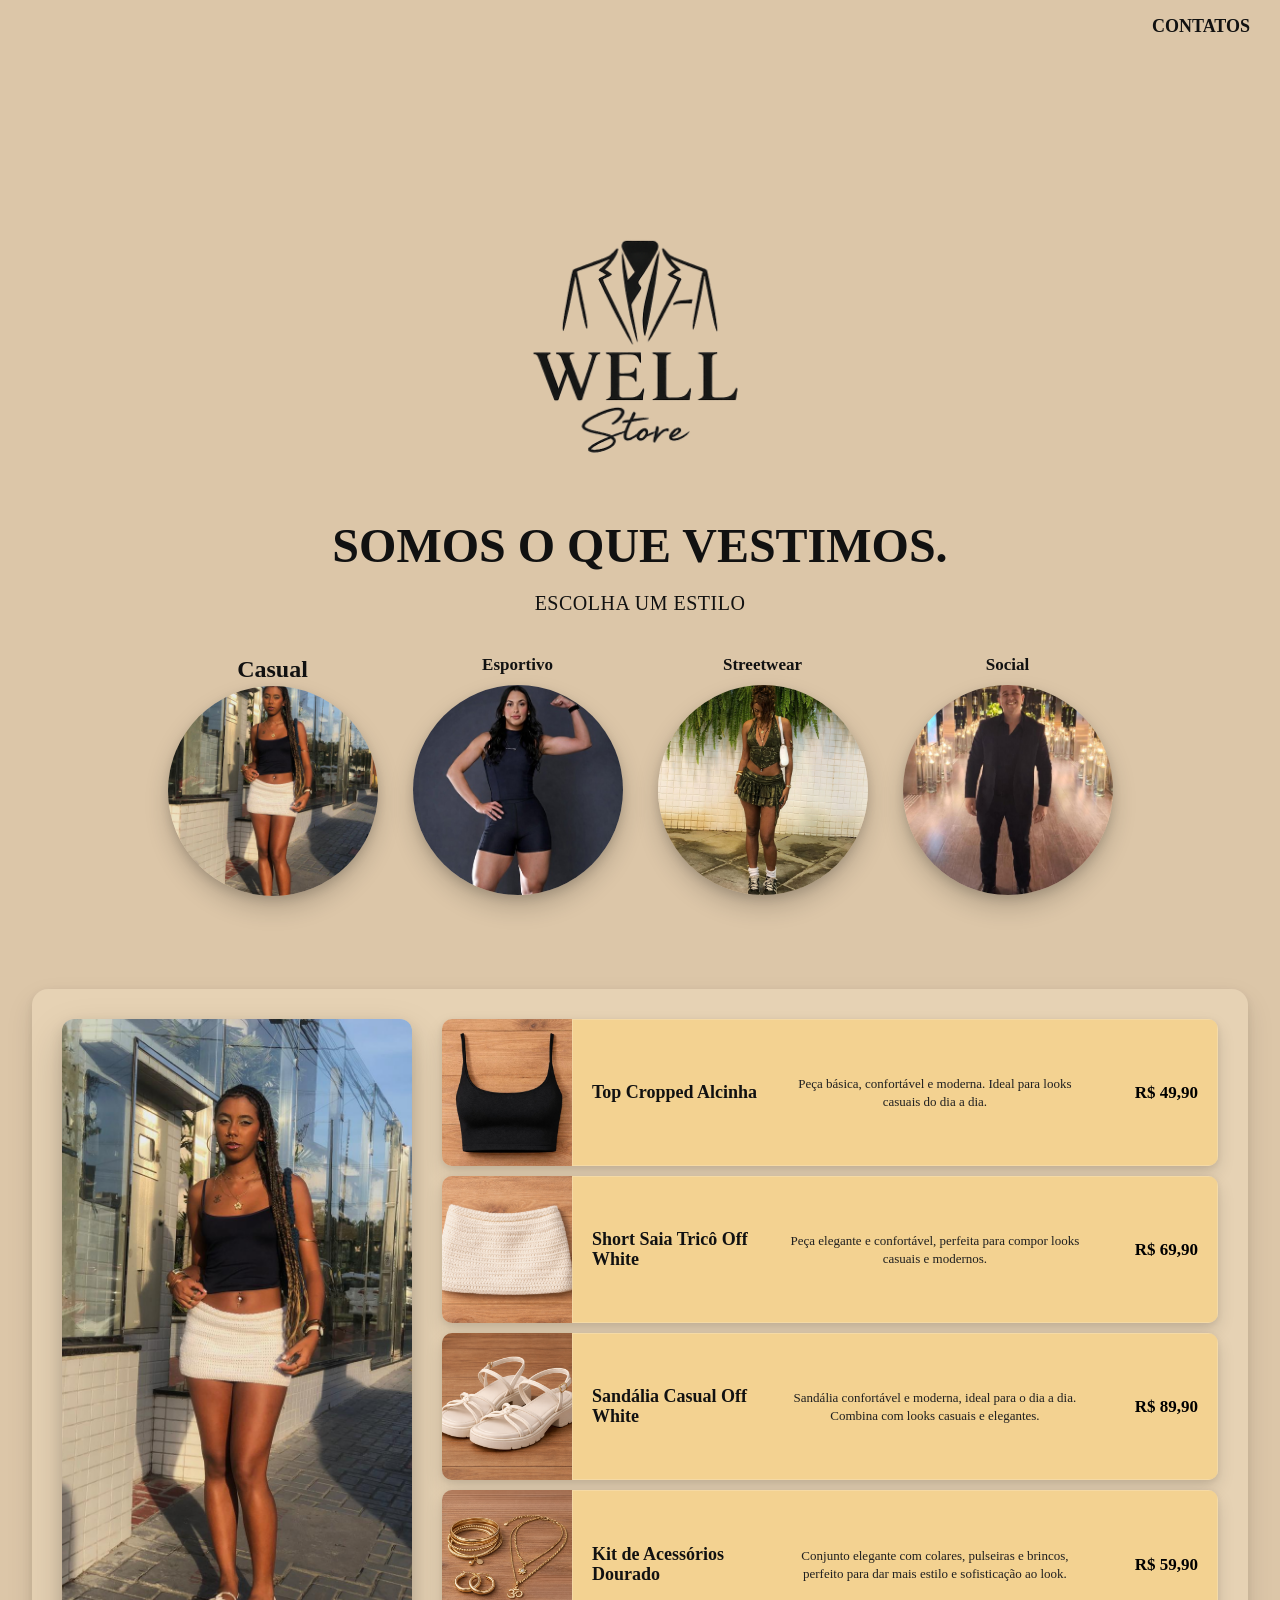
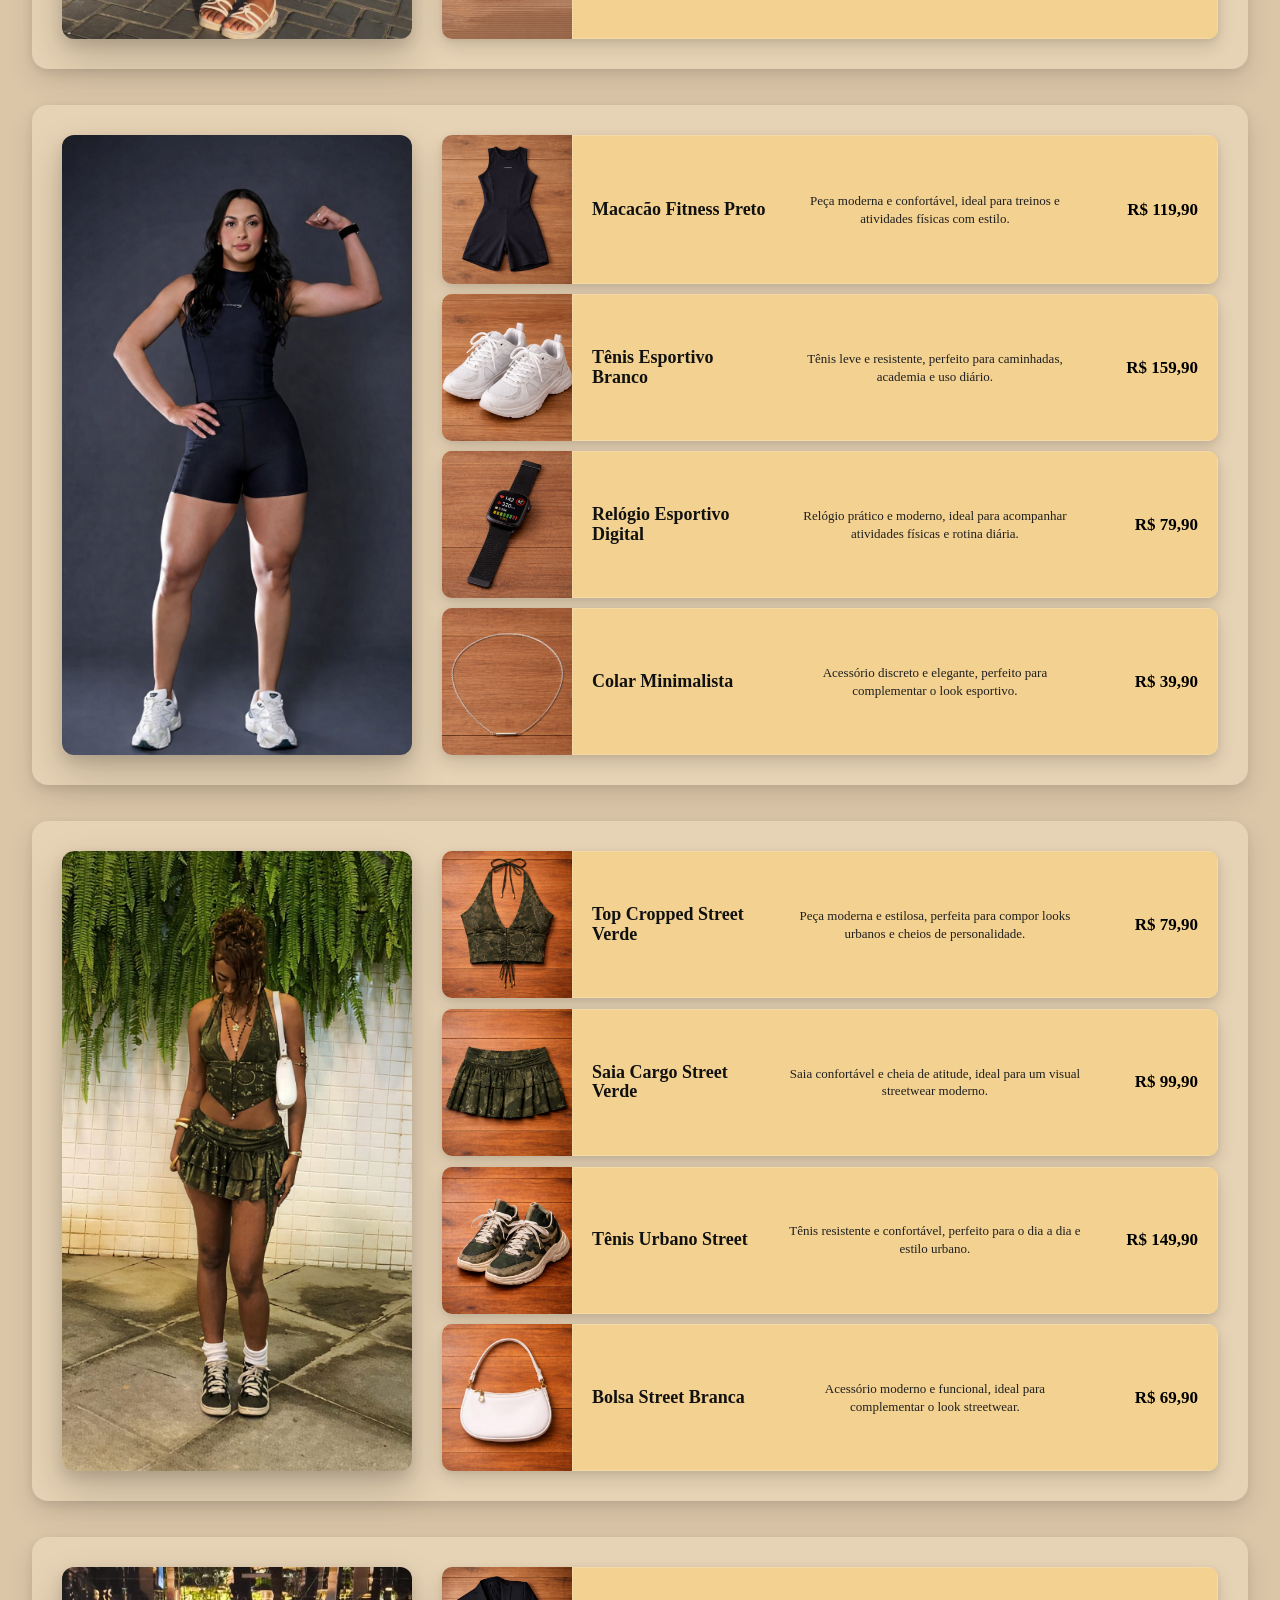
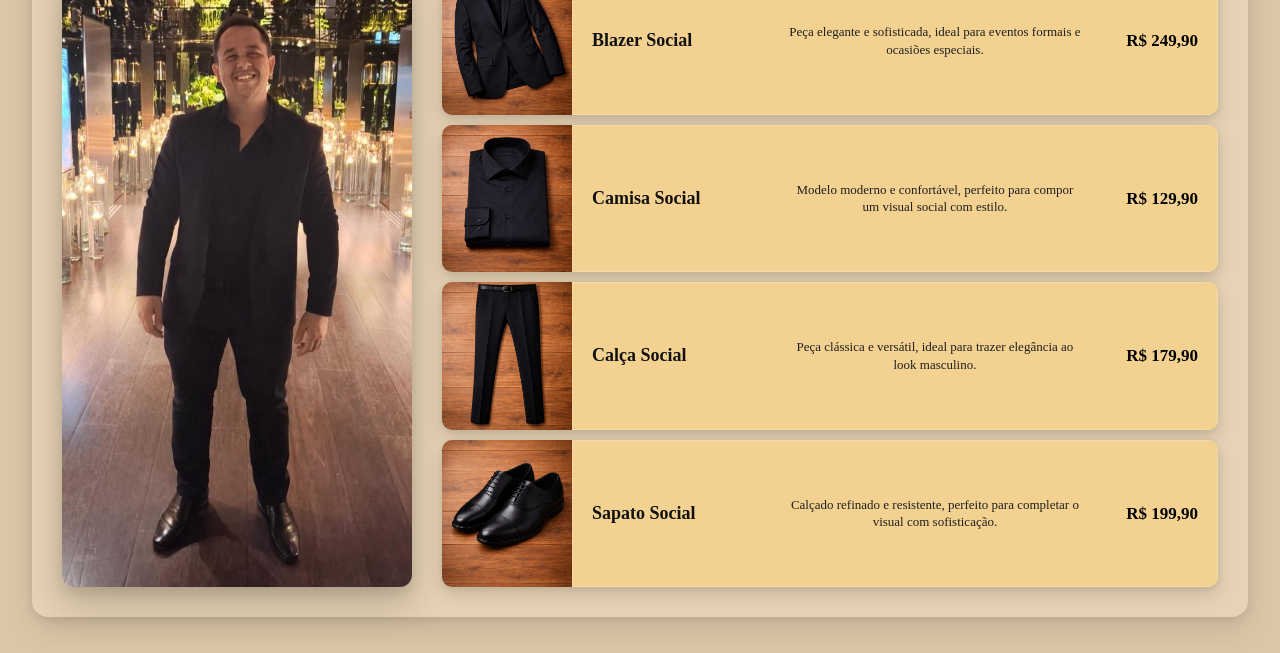
<file: index.html>
<!DOCTYPE html>
<html lang="pt-BR">
<head>
  <meta charset="UTF-8">
  <meta name="viewport" content="width=device-width, initial-scale=1.0">
  <title>Well Store</title>
  <link rel="stylesheet" href="visual.css">
</head>
  
<body>

<header class="topo">
  <div class="menu">

    <a href="contatos.html" class="btn-menu">
      CONTATOS
    </a>

    <a href="exercicios.html" class="link-exercicios">
      EXERCÍCIOS JS
    </a>

  </div>
</header>

<main class="container-principal">

  <img src="lojaderoupas/slogo.png" alt="Logo Well Store" class="logo">

  <h1 class="slogan">SOMOS O QUE VESTIMOS.</h1>
  <p class="subtitulo">ESCOLHA UM ESTILO</p>

  <section class="categorias">

    <a href="#casual" class="categoria">
      <h2>Casual</h2>
      <div class="circulo">
        <img src="lojaderoupas/casualsab.jpeg" alt="Estilo casual">
      </div>
    </a>

    <a href="#esportivo" class="categoria">
      <h3>Esportivo</h3>
      <div class="circulo">
        <img src="lojaderoupas/principal-bot.jpeg" alt="Estilo esportivo">
      </div>
    </a>

    <a href="#streetwear" class="categoria">
      <h3>Streetwear</h3>
      <div class="circulo">
        <img src="lojaderoupas/streetsabri.jpeg" alt="Estilo streetwear">
      </div>
    </a>

    <a href="#social" class="categoria">
      <h3>Social</h3>
      <div class="circulo">
        <img src="lojaderoupas/akiroshimaquaresma.jpeg" alt="Estilo social">
      </div>
    </a>

  </section>

</main>

<section id="casual" class="secao-estilo">
  <div class="layout-look">

    <div class="modelo-grande">
      <img src="lojaderoupas/casualsab.jpeg" alt="Look casual">
    </div>

    <div class="itens-centro">

      <div class="item">
        <div class="icone">
          <img src="lojaderoupas/madeiratodinha.jpeg" alt="Top cropped">
        </div>
        <div class="texto">
          <h3>Top Cropped Alcinha</h3>
          <p class="descricao">
            Peça básica, confortável e moderna. Ideal para looks casuais do dia a dia.
          </p>
          <p class="produto-preco">R$ 49,90</p>
        </div>
      </div>

      <div class="item">
        <div class="icone">
          <img src="lojaderoupas/short.png" alt="Short saia">
        </div>
        <div class="texto">
          <h3>Short Saia Tricô Off White</h3>
          <p class="descricao">
            Peça elegante e confortável, perfeita para compor looks casuais e modernos.
          </p>
          <p class="produto-preco">R$ 69,90</p>
        </div>
      </div>

      <div class="item">
        <div class="icone">
          <img src="lojaderoupas/tneistodao.png" alt="Sandália casual">
        </div>
        <div class="texto">
          <h3>Sandália Casual Off White</h3>
          <p class="descricao">
            Sandália confortável e moderna, ideal para o dia a dia. Combina com looks casuais e elegantes.
          </p>
          <p class="produto-preco">R$ 89,90</p>
        </div>
      </div>

      <div class="item">
        <div class="icone">
          <img src="lojaderoupas/acess.png" alt="Kit de acessórios">
        </div>
        <div class="texto">
          <h3>Kit de Acessórios Dourado</h3>
          <p class="descricao">
            Conjunto elegante com colares, pulseiras e brincos, perfeito para dar mais estilo e sofisticação ao look.
          </p>
          <p class="produto-preco">R$ 59,90</p>
        </div>
      </div>

    </div>
  </div>
</section>

<section id="esportivo" class="secao-estilo">
  <div class="layout-look">

    <div class="modelo-grande">
      <img src="lojaderoupas/rayane-carlaaa.png" alt="Look esportivo">
    </div>

    <div class="itens-centro">

      <div class="item">
        <div class="icone">
          <img src="lojaderoupas/macacaobonitao.jpeg" alt="Macacão fitness">
        </div>
        <div class="texto">
          <h3>Macacão Fitness Preto</h3>
          <p class="descricao">
            Peça moderna e confortável, ideal para treinos e atividades físicas com estilo.
          </p>
          <p class="produto-preco">R$ 119,90</p>
        </div>
      </div>

      <div class="item">
        <div class="icone">
          <img src="lojaderoupas/tenisboa.jpeg" alt="Tênis esportivo">
        </div>
        <div class="texto">
          <h3>Tênis Esportivo Branco</h3>
          <p class="descricao">
            Tênis leve e resistente, perfeito para caminhadas, academia e uso diário.
          </p>
          <p class="produto-preco">R$ 159,90</p>
        </div>
      </div>

      <div class="item">
        <div class="icone">
          <img src="lojaderoupas/relogio.jpeg" alt="Relógio esportivo">
        </div>
        <div class="texto">
          <h3>Relógio Esportivo Digital</h3>
          <p class="descricao">
            Relógio prático e moderno, ideal para acompanhar atividades físicas e rotina diária.
          </p>
          <p class="produto-preco">R$ 79,90</p>
        </div>
      </div>

      <div class="item">
        <div class="icone">
          <img src="lojaderoupas/colarnegocinho.jpeg" alt="Colar minimalista">
        </div>
        <div class="texto">
          <h3>Colar Minimalista</h3>
          <p class="descricao">
            Acessório discreto e elegante, perfeito para complementar o look esportivo.
          </p>
          <p class="produto-preco">R$ 39,90</p>
        </div>
      </div>

    </div>
  </div>
</section>

<section id="streetwear" class="secao-estilo">
  <div class="layout-look">

    <div class="modelo-grande">
      <img src="lojaderoupas/streetsabri.jpeg" alt="Look streetwear">
    </div>

    <div class="itens-centro">

      <div class="item">
        <div class="icone">
          <img src="lojaderoupas/topverde.jpeg" alt="Top verde">
        </div>
        <div class="texto">
          <h3>Top Cropped Street Verde</h3>
          <p class="descricao">
            Peça moderna e estilosa, perfeita para compor looks urbanos e cheios de personalidade.
          </p>
          <p class="produto-preco">R$ 79,90</p>
        </div>
      </div>

      <div class="item">
        <div class="icone">
          <img src="lojaderoupas/shortverde.jpeg" alt="Saia cargo">
        </div>
        <div class="texto">
          <h3>Saia Cargo Street Verde</h3>
          <p class="descricao">
            Saia confortável e cheia de atitude, ideal para um visual streetwear moderno.
          </p>
          <p class="produto-preco">R$ 99,90</p>
        </div>
      </div>

      <div class="item">
        <div class="icone">
          <img src="lojaderoupas/tenisverde.jpeg" alt="Tênis urbano">
        </div>
        <div class="texto">
          <h3>Tênis Urbano Street</h3>
          <p class="descricao">
            Tênis resistente e confortável, perfeito para o dia a dia e estilo urbano.
          </p>
          <p class="produto-preco">R$ 149,90</p>
        </div>
      </div>

      <div class="item">
        <div class="icone">
          <img src="lojaderoupas/bolsabranca.jpeg" alt="Bolsa branca">
        </div>
        <div class="texto">
          <h3>Bolsa Street Branca</h3>
          <p class="descricao">
            Acessório moderno e funcional, ideal para complementar o look streetwear.
          </p>
          <p class="produto-preco">R$ 69,90</p>
        </div>
      </div>

    </div>
  </div>
</section>

<section id="social" class="secao-estilo">
  <div class="layout-look">

    <div class="modelo-grande">
      <img src="lojaderoupas/akiroshimaquaresma.jpeg" alt="Look social">
    </div>

    <div class="itens-centro">

      <div class="item">
        <div class="icone">
          <img src="lojaderoupas/a1.jpeg" alt="Blazer social">
        </div>
        <div class="texto">
          <h3>Blazer Social</h3>
          <p class="descricao">
            Peça elegante e sofisticada, ideal para eventos formais e ocasiões especiais.
          </p>
          <p class="produto-preco">R$ 249,90</p>
        </div>
      </div>

      <div class="item">
        <div class="icone">
          <img src="lojaderoupas/a2.2.jpeg" alt="Camisa social">
        </div>
        <div class="texto">
          <h3>Camisa Social</h3>
          <p class="descricao">
            Modelo moderno e confortável, perfeito para compor um visual social com estilo.
          </p>
          <p class="produto-preco">R$ 129,90</p>
        </div>
      </div>

      <div class="item">
        <div class="icone">
          <img src="lojaderoupas/a2.jpeg" alt="Calça social">
        </div>
        <div class="texto">
          <h3>Calça Social</h3>
          <p class="descricao">
            Peça clássica e versátil, ideal para trazer elegância ao look masculino.
          </p>
          <p class="produto-preco">R$ 179,90</p>
        </div>
      </div>

      <div class="item">
        <div class="icone">
          <img src="lojaderoupas/a3.jpeg" alt="Sapato social">
        </div>
        <div class="texto">
          <h3>Sapato Social</h3>
          <p class="descricao">
            Calçado refinado e resistente, perfeito para completar o visual com sofisticação.
          </p>
          <p class="produto-preco">R$ 199,90</p>
        </div>
      </div>

    </div>
  </div>
</section>

</body>
</html>
</file>
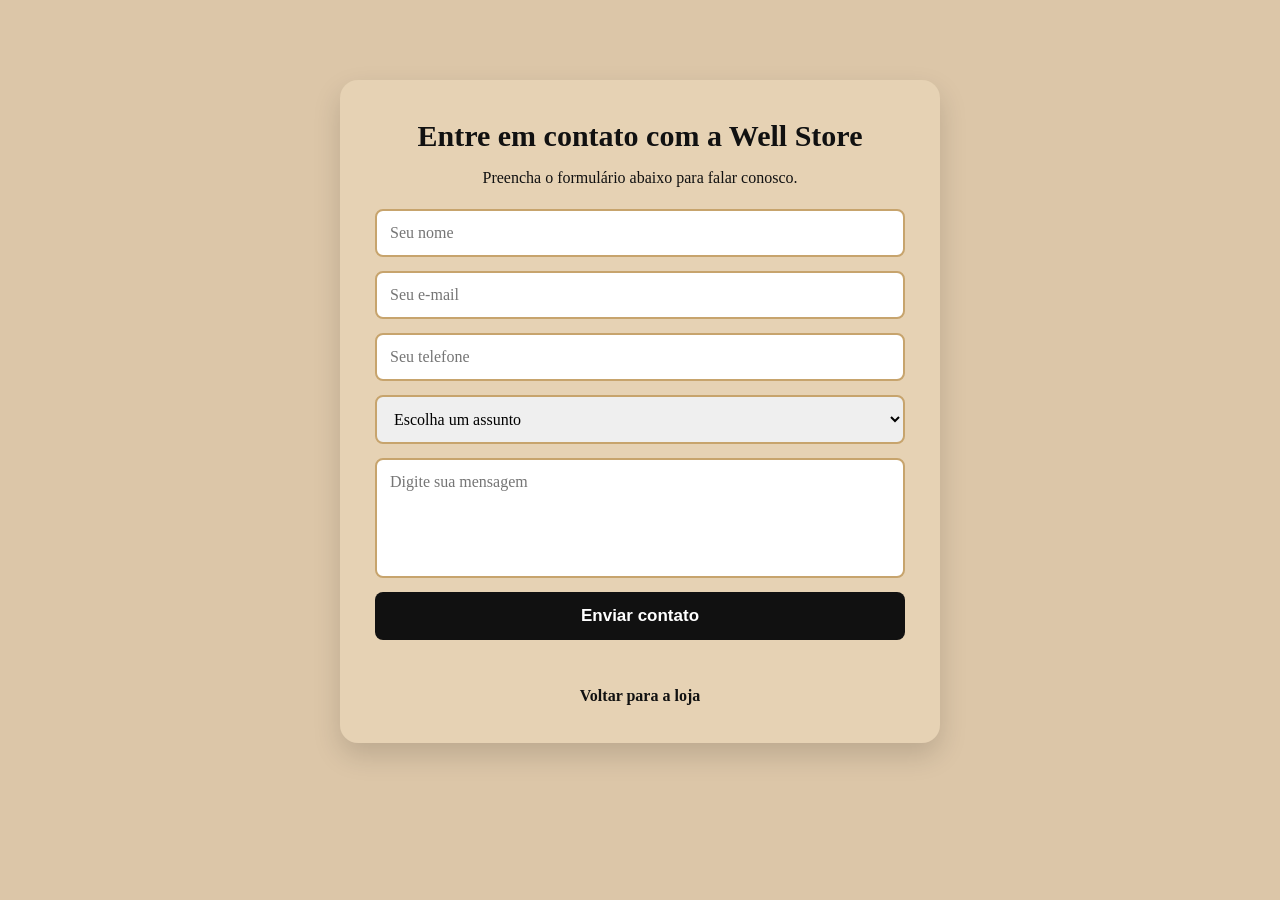
<file: contatos.html>
<!DOCTYPE html>
<html lang="pt-BR">
<head>
  <meta charset="UTF-8">
  <meta name="viewport" content="width=device-width, initial-scale=1.0">
  <title>Contato - Well Store</title>

  <link rel="stylesheet" href="visual.css">
</head>

<body>

<section class="secao-contato">

  <h2>Entre em contato com a Well Store</h2>

  <p>Preencha o formulário abaixo para falar conosco.</p>

  <form id="formContato" class="form-contato">

    <input type="text" id="nome" placeholder="Seu nome">

    <input type="email" id="email" placeholder="Seu e-mail">

    <input type="tel" id="telefone" placeholder="Seu telefone">

    <select id="assunto">
      <option value="">Escolha um assunto</option>
      <option value="duvida">Dúvida</option>
      <option value="sugestao">Sugestão</option>
      <option value="cadastro">Cadastro</option>
      <option value="compra">Compra</option>
    </select>

    <textarea id="mensagem" placeholder="Digite sua mensagem"></textarea>

    <button type="submit">
      Enviar contato
    </button>

  </form>

  <p id="respostaFormulario"></p>

  <a href="index.html" class="voltar">
    Voltar para a loja
  </a>

</section>

<script src="script.js"></script>

</body>
</html>
</file>
<file: visual.css>
html {
  scroll-behavior: smooth;
}

* {
  margin: 0;
  padding: 0;
  box-sizing: border-box;
}

body {
  background-color: #dcc6a8;
  font-family: Georgia, "Times New Roman", serif;
  color: #111;
  line-height: 1.4;
}

/* TOPO */

.topo {
  width: 100%;
  padding: 14px 30px;
  display: flex;
  justify-content: flex-end;
}

.menu {
  font-size: 18px;
  font-weight: bold;
  cursor: pointer;
  transition: opacity 0.2s ease, transform 0.2s ease;
}

.menu:hover {
  opacity: 0.8;
  transform: translateY(-1px);
}

/* HOME */

.container-principal {
  min-height: 100vh;
  display: flex;
  flex-direction: column;
  align-items: center;
  justify-content: center;
  text-align: center;
  padding: 20px;
}

.logo {
  width: 500px;
  max-width: 90%;
  margin-bottom: -90px;
  display: block;
}

.slogan {
  font-size: 48px;
  margin-bottom: 16px;
  line-height: 1.1;
}

.subtitulo {
  font-size: 20px;
  margin-bottom: 36px;
  letter-spacing: 0.5px;
}

/* CÍRCULOS */

.categorias {
  display: flex;
  justify-content: center;
  gap: 35px;
  flex-wrap: wrap;
}

.categoria {
  text-decoration: none;
  color: #111;
  display: flex;
  flex-direction: column;
  align-items: center;
  transition: transform 0.25s ease, opacity 0.25s ease;
  cursor: pointer;
}

.categoria h3 {
  margin-bottom: 8px;
  font-size: 17px;
}

.categoria:hover {
  transform: translateY(-6px);
}

.circulo {
  width: 210px;
  height: 210px;
  border-radius: 50%;
  overflow: hidden;
  cursor: pointer;
  box-shadow:
    0 12px 24px rgba(0, 0, 0, 0.18),
    0 4px 10px rgba(0, 0, 0, 0.12);
  transition: transform 0.25s ease, box-shadow 0.25s ease;
}

.circulo:hover {
  transform: scale(1.03);
  box-shadow:
    0 18px 34px rgba(0, 0, 0, 0.22),
    0 6px 14px rgba(0, 0, 0, 0.14);
}

.circulo img {
  width: 100%;
  height: 100%;
  object-fit: cover;
  transition: transform 0.3s ease;
}

.circulo:hover img {
  transform: scale(1.05);
}

/* SEÇÕES */

.secao-estilo {
  background-color: #e6d2b4;
  border-radius: 16px;
  box-shadow:
    0 12px 28px rgba(0, 0, 0, 0.10),
    0 3px 8px rgba(0, 0, 0, 0.08);
  margin: 36px auto;
  padding: 30px;
  width: fit-content;
  max-width: 95%;
}

.layout-look {
  width: 1200px;
  max-width: 100%;
  display: flex;
  gap: 30px;
  align-items: stretch;
}

/* MODELO */

.modelo-grande {
  width: 350px;
  height: 620px;
  overflow: hidden;
  border-radius: 12px;
  flex-shrink: 0;
  box-shadow:
    0 18px 40px rgba(0, 0, 0, 0.18),
    0 6px 14px rgba(0, 0, 0, 0.12);
}

.modelo-grande img {
  width: 100%;
  height: 100%;
  object-fit: cover;
  display: block;
}

/* ITENS DA DIREITA */

.itens-centro {
  flex: 1;
  height: 620px;
  display: flex;
  flex-direction: column;
  justify-content: space-between;
  gap: 10px;
}

.item {
  display: flex;
  align-items: stretch;
  gap: 0;
  width: 100%;
  min-height: 147px;
  border-radius: 10px;
  overflow: hidden;
  cursor: pointer;
  box-shadow:
    0 8px 18px rgba(0, 0, 0, 0.12),
    0 2px 6px rgba(0, 0, 0, 0.08);
  transition: transform 0.22s ease, box-shadow 0.22s ease;
}

.item:hover {
  transform: translateY(-4px);
  box-shadow:
    0 14px 28px rgba(0, 0, 0, 0.16),
    0 4px 10px rgba(0, 0, 0, 0.10);
}

/* IMAGEM DO ITEM */

.icone {
  width: 130px;
  min-width: 130px;
  height: 100%;
  background: #c78100e5;
  display: flex;
  align-items: center;
  justify-content: center;
  overflow: hidden;
}

.icone img {
  width: 100%;
  height: 100%;
  object-fit: cover;
  display: block;
  transition: transform 0.28s ease;
}

.item:hover .icone img {
  transform: scale(1.05);
}

/* BLOCO DE TEXTO */

.texto {
  flex: 1;
  min-height: 147px;
  background: #f3d291;
  display: grid;
  grid-template-columns: 1.15fr 2fr 95px;
  align-items: center;
  gap: 16px;
  padding: 18px 20px;
  text-align: left;
  box-shadow: inset 0 0 0 1px rgba(255, 255, 255, 0.18);
}

.texto h3,
.texto .descricao,
.texto .produto-preco {
  margin: 0;
  display: flex;
  align-items: center;
}

.texto h3 {
  font-size: 18px;
  line-height: 1.1;
  font-weight: bold;
  justify-content: flex-start;
}

.descricao {
  font-size: 13px;
  line-height: 1.35;
  color: #1f1f1f;
  justify-content: center;
  text-align: center;
  padding: 0 6px;
}

.produto-preco {
  font-size: 17px;
  font-weight: bold;
  color: #000;
  justify-content: flex-end;
  text-align: right;
  white-space: nowrap;
}

/* RESPONSIVO */

@media (max-width: 1100px) {
  .layout-look {
    width: 100%;
    gap: 20px;
  }

  .modelo-grande {
    width: 300px;
    height: 560px;
  }

  .itens-centro {
    height: 560px;
  }

  .texto {
    grid-template-columns: 1fr 1.7fr 85px;
    padding: 16px;
  }

  .texto h3 {
    font-size: 16px;
  }

  .descricao {
    font-size: 12px;
  }

  .produto-preco {
    font-size: 15px;
  }
}

@media (max-width: 900px) {
  .topo {
    justify-content: center;
    padding: 16px 20px;
  }

  .menu {
    font-size: 16px;
  }

  .logo {
    width: 380px;
    margin-bottom: -60px;
  }

  .slogan {
    font-size: 34px;
  }

  .subtitulo {
    font-size: 18px;
    margin-bottom: 28px;
  }

  .circulo {
    width: 170px;
    height: 170px;
  }

  .secao-estilo {
    padding: 20px;
  }

  .layout-look {
    width: 100%;
    flex-direction: column;
    align-items: center;
  }

  .modelo-grande {
    width: 300px;
    height: 500px;
  }

  .itens-centro {
    width: 100%;
    height: auto;
    gap: 16px;
  }

  .item {
    min-height: auto;
    flex-direction: column;
  }

  .icone {
    width: 100%;
    min-width: 100%;
    height: 180px;
  }

  .texto {
    width: 100%;
    min-height: auto;
    grid-template-columns: 1fr;
    text-align: center;
    gap: 10px;
    padding: 18px;
  }

  .texto h3,
  .texto .descricao,
  .texto .produto-preco {
    justify-content: center;
    text-align: center;
  }
}

@media (max-width: 600px) {
  .container-principal {
    min-height: auto;
    padding-top: 20px;
    padding-bottom: 40px;
  }

  .logo {
    width: 300px;
    margin-bottom: -35px;
  }

  .slogan {
    font-size: 26px;
  }

  .subtitulo {
    font-size: 16px;
  }

  .categorias {
    gap: 18px;
  }

  .circulo {
    width: 130px;
    height: 130px;
  }

  .categoria h3 {
    font-size: 15px;
  }

  .modelo-grande {
    width: 100%;
    max-width: 320px;
    height: 420px;
  }

  .icone {
    height: 150px;
  }

  .texto h3 {
    font-size: 17px;
  }

  .descricao {
    font-size: 13px;
  }

  .produto-preco {
    font-size: 16px;
  }
}

/* ===== AJUSTE FINO PARA CELULAR ===== */

@media (max-width: 600px) {

  /* Modelo principal */
  .modelo-grande {
    width: 100%;
    height: auto; /* remove altura fixa */
    max-width: 320px;
  }

  .modelo-grande img {
    width: 100%;
    height: auto;
    object-fit: contain; /* não corta a imagem */
  }

  /* Imagens dos itens */
  .icone {
    height: auto;
    padding: 10px;
    background: #c78100e5;
  }

  .icone img {
    width: 100%;
    height: auto;
    max-height: 180px;
    object-fit: contain; /* encaixa certinho */
  }

  /* Melhor espaçamento */
  .item {
    margin-bottom: 10px;
  }

  /* Texto mais confortável */
  .texto {
    padding: 16px;
  }

}
.btn-menu {
  color: #111;
  text-decoration: none;
  font-family: Georgia, "Times New Roman", serif;
  font-size: 18px;
  font-weight: bold;
  cursor: pointer;
}

.link-exercicios {
  display: none;
}

.secao-contato {
  background-color: #e6d2b4;
  max-width: 600px;
  margin: 80px auto;
  padding: 35px;
  border-radius: 18px;
  text-align: center;
  box-shadow: 0 12px 28px rgba(0, 0, 0, 0.15);
}

.secao-contato h2 {
  font-size: 30px;
  margin-bottom: 10px;
}

.secao-contato p {
  margin-bottom: 20px;
}

.form-contato {
  display: flex;
  flex-direction: column;
  gap: 14px;
}

.form-contato input,
.form-contato select,
.form-contato textarea {
  width: 100%;
  padding: 13px;
  border: 2px solid #c7a46d;
  border-radius: 8px;
  font-size: 16px;
  font-family: Georgia, "Times New Roman", serif;
}

.form-contato textarea {
  height: 120px;
  resize: none;
}

.form-contato button {
  background-color: #111;
  color: white;
  padding: 14px;
  border: none;
  border-radius: 8px;
  font-size: 17px;
  font-weight: bold;
  cursor: pointer;
}

.form-contato button:hover {
  opacity: 0.85;
}

.voltar {
  display: inline-block;
  margin-top: 25px;
  color: #111;
  font-weight: bold;
  text-decoration: none;
}

.erro {
  border-color: red !important;
}

.sucesso {
  color: green;
  font-weight: bold;
  margin-top: 15px;
}

.mensagem-erro {
  color: red;
  font-weight: bold;
  margin-top: 15px;
}
.erro {
  border: 2px solid red !important;
}

.mensagem-erro {
  color: red;
  font-size: 14px;
  text-align: left;
  margin-top: -8px;
  margin-bottom: 5px;
  font-weight: bold;
}

.sucesso {
  color: green;
  font-size: 18px;
  font-weight: bold;
  margin-top: 20px;
}
.erro {
  border: 2px solid red !important;
}

.erro-campo {
  color: red;
  font-size: 14px;
  font-weight: bold;
  text-align: left;
  margin-top: -10px;
  margin-bottom: 4px;
  display: block;
}

.sucesso {
  color: green;
  font-size: 18px;
  font-weight: bold;
  margin-top: 20px;
}
</file>
